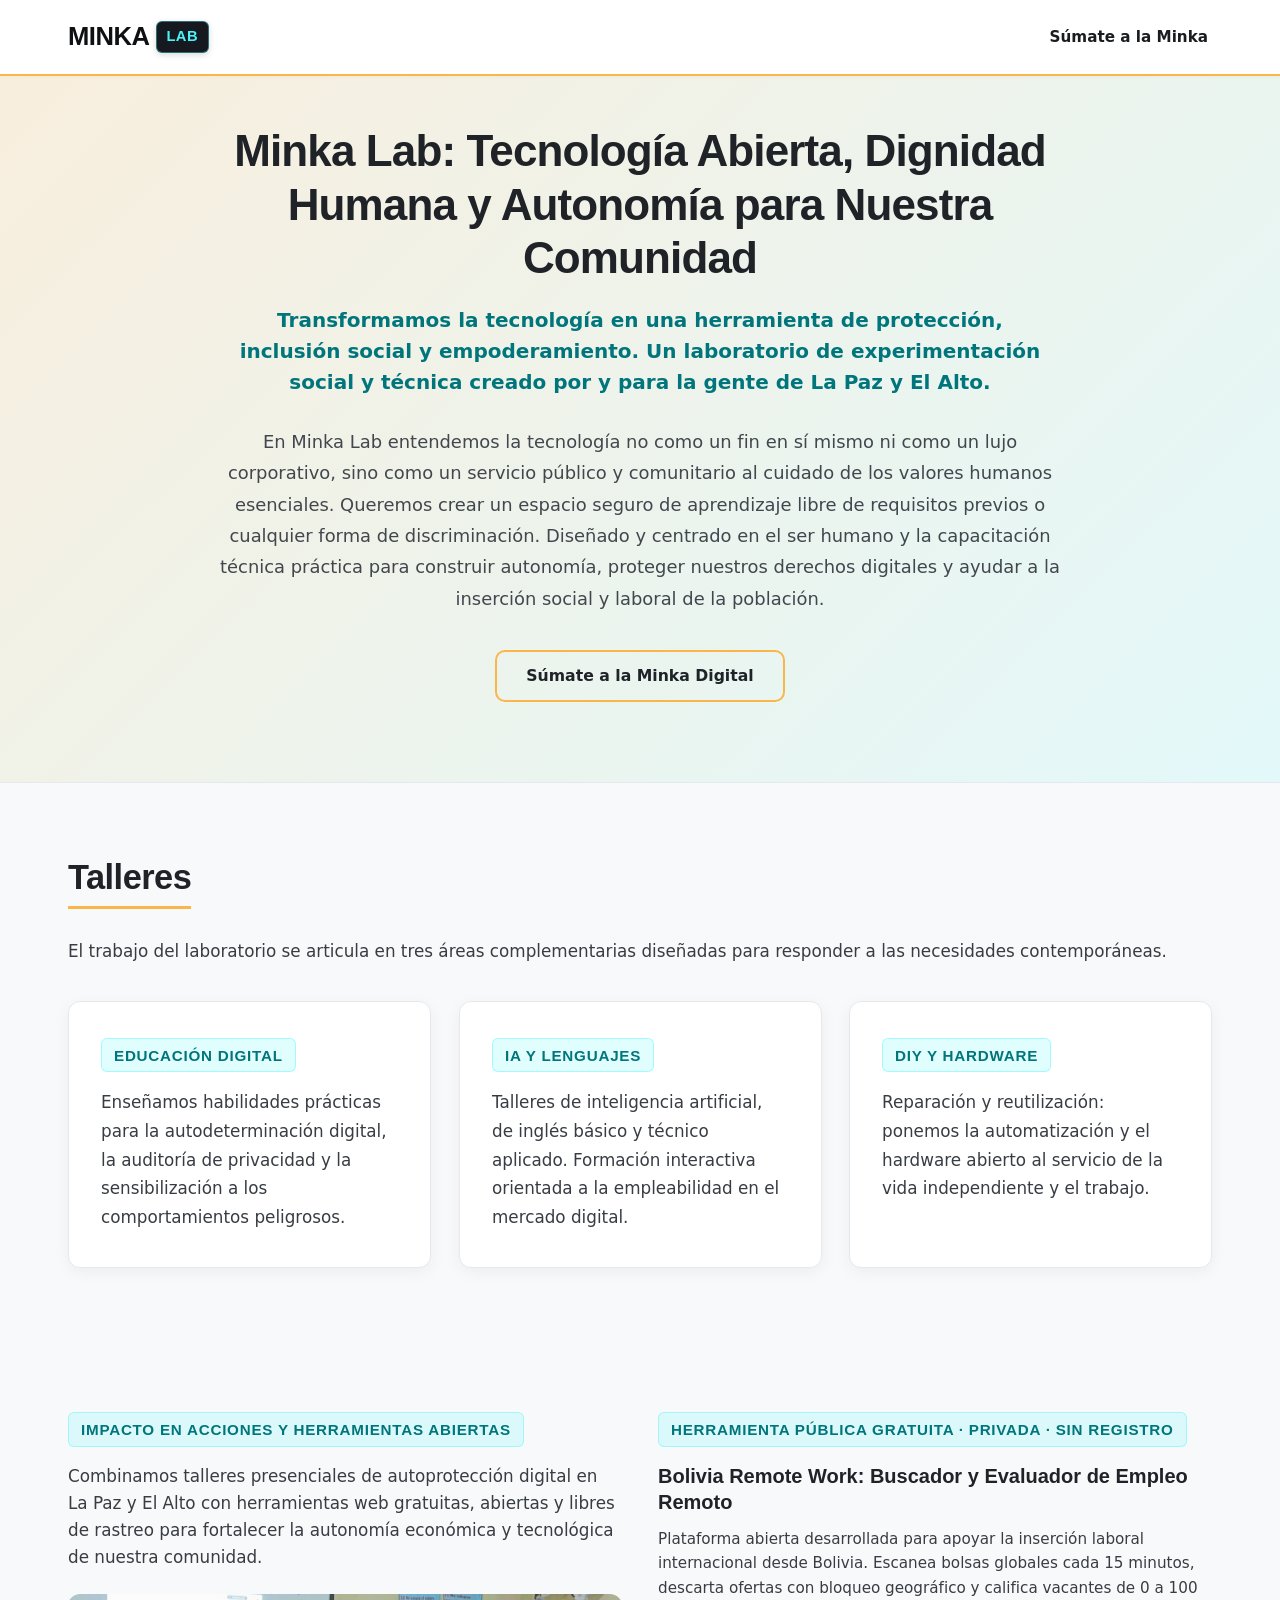
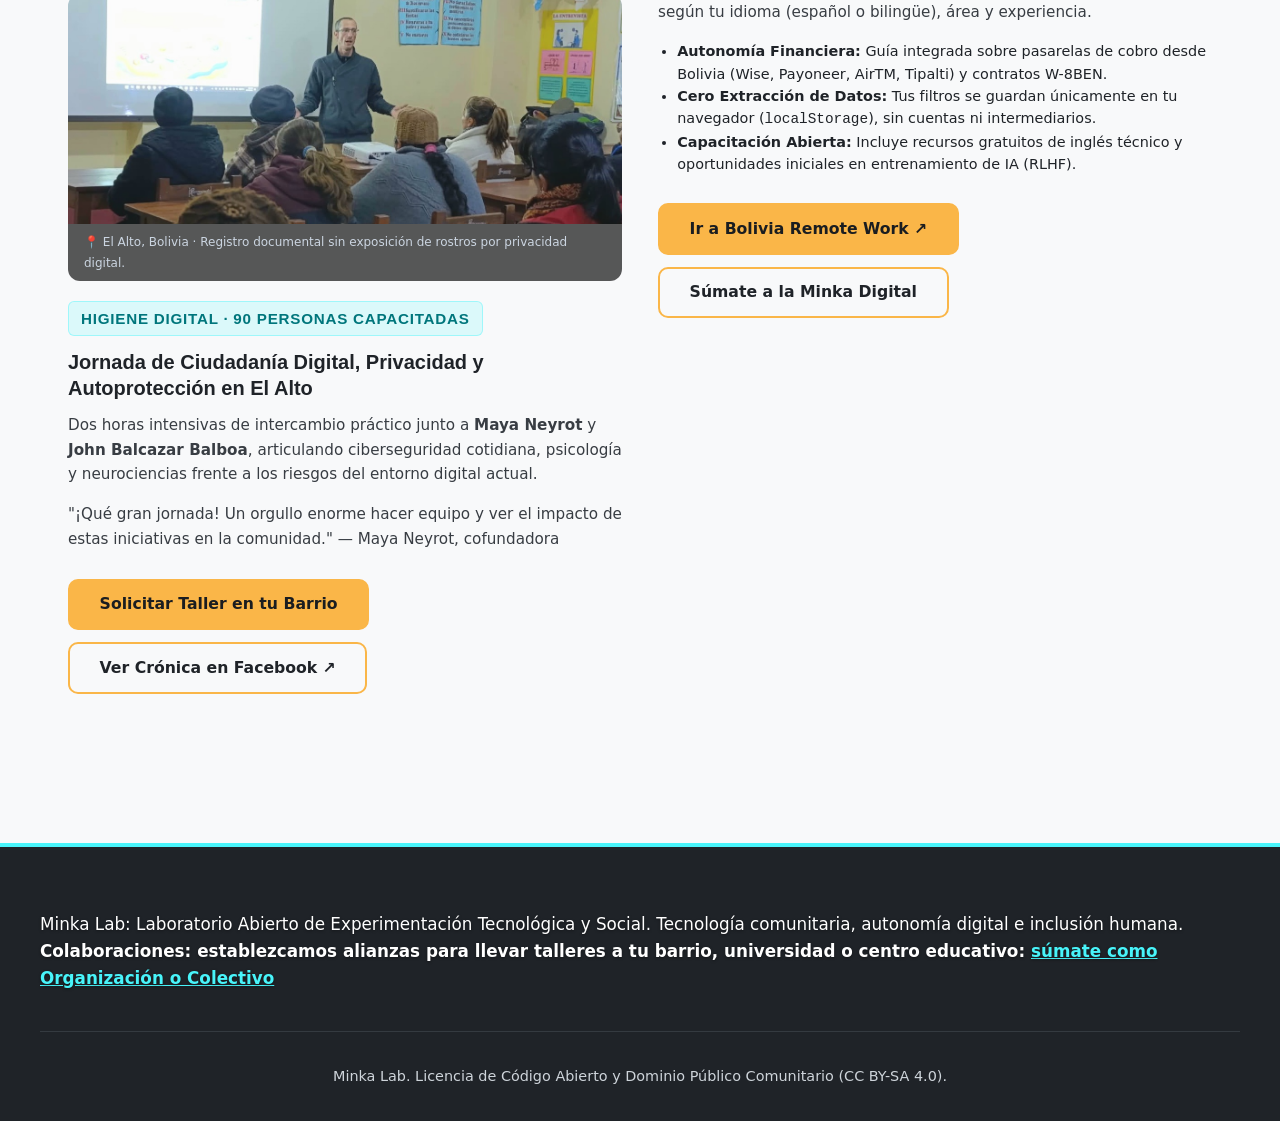
<file: index.html>
<!DOCTYPE html>
<html lang="es">
<head>
  <meta charset="UTF-8">
  <meta name="viewport" content="width=device-width, initial-scale=1.0">
  <title>Minka Lab</title>
  <meta name="description" content="Laboratorio abierto de experimentación tecnológica y social en La Paz y El Alto, Bolivia.">
  <!-- Favicons & WebApp Icons -->
  <link rel="icon" type="image/svg+xml" href="favicon.svg">
  <link rel="shortcut icon" href="favicon.ico">
  <meta name="theme-color" content="#fab648">
  <link rel="stylesheet" href="assets/css/styles.css">
</head>
<body>

  <!-- HEADER & NAVIGATION -->
  <header>
    <div class="nav-container">
      <div class="logo">
        <a href="index.html">MINKA<span>LAB</span></a>
      </div>
      <button class="mobile-toggle" aria-label="Abrir menú de navegación">☰</button>
      <nav>
        <ul>
          <li><a href="sumate.html">Súmate a la Minka</a></li>
        </ul>
      </nav>
    </div>
  </header>

  <!-- PAGE BODY -->
  
  <!-- HERO SECTION -->
  <section class="hero" style="padding-top: clamp(1.75rem, 4.5vw, 3rem);">
    <div class="hero-inner">
      <h1>Minka Lab: Tecnología Abierta, Dignidad Humana y Autonomía para Nuestra Comunidad</h1>
      <p class="subtitle">Transformamos la tecnología en una herramienta de protección, inclusión social y empoderamiento. Un laboratorio de experimentación social y técnica creado por y para la gente de La Paz y El Alto.</p>
      <p>En Minka Lab entendemos la tecnología no como un fin en sí mismo ni como un lujo corporativo, sino como un servicio público y comunitario al cuidado de los valores humanos esenciales. Queremos crear un espacio seguro de aprendizaje libre de requisitos previos o cualquier forma de discriminación. Diseñado y centrado en el ser humano y la capacitación técnica práctica para construir autonomía, proteger nuestros derechos digitales y ayudar a la inserción social y laboral de la población.</p>
      <div class="cta-group">
        
        <a href="sumate.html" class="btn btn-secondary">Súmate a la Minka Digital</a>
      </div>
    </div>
  </section>

  <!-- TALLERES SUMMARY -->
  <section class="section">
    <h2 class="section-title">Talleres</h2>
    <p>El trabajo del laboratorio se articula en tres áreas complementarias diseñadas para responder a las necesidades contemporáneas.</p >
    <div class="grid-4">
      <div class="card">
        <h3 class="card-tag">Educación Digital</h3>
        <p>Enseñamos habilidades prácticas para la autodeterminación digital, la auditoría de privacidad y la sensibilización a los comportamientos peligrosos.</p>
      </div>
      <div class="card">
        <h3 class="card-tag">IA y Lenguajes</h3>
        <p>Talleres de inteligencia artificial, de inglés básico y técnico aplicado. Formación interactiva orientada a la empleabilidad en el mercado digital.</p>
      </div>
      <div class="card">
        <h3 class="card-tag">DIY y Hardware</h3>
        <p>Reparación y reutilización: ponemos la automatización y el hardware abierto al servicio de la vida independiente y el trabajo.</p>
      </div>
    </div>
  </section>

  <!-- IMPACTO Y HERRAMIENTAS -->
  <section id="impacto-y-herramientas" class="section">
    <div class="grid-2" style="align-items: start; margin-top: 0;">
      
      <!-- Card 1: Impacto en Territorio / El Alto Workshop -->
      <article style="display: flex; flex-direction: column;">
        <div>
          <h3 class="card-tag">Impacto en Acciones y Herramientas Abiertas</h3>
          <p style="line-height: 1.6; margin-bottom: 1.5rem;">
            Combinamos talleres presenciales de autoprotección digital en La Paz y El Alto con herramientas web gratuitas, abiertas y libres de rastreo para fortalecer la autonomía económica y tecnológica de nuestra comunidad.
          </p>
        </div>

        <figure style="margin: 0 0 1.25rem; border-radius: 12px; overflow: hidden;">
          <img 
            src="taller-el-alto-oct2026.jpg" 
            alt="Taller de ciudadanía digital, privacidad y autoprotección en El Alto para 90 participantes" 
            style="width: 100%; height: 230px; object-fit: cover; display: block;"
          />
          <figcaption style="font-size: 0.75rem; padding: 0.5rem 1rem; background: rgba(0,0,0,0.65); color: #cbd5e1;">
            📍 El Alto, Bolivia · Registro documental sin exposición de rostros por privacidad digital.
          </figcaption>
        </figure>

        <div style="display: flex; flex-direction: column; flex-grow: 1;">
          <div style="display: flex; flex-wrap: wrap; align-items: center; gap: 0.5rem; margin-bottom: 0.85rem;">
            <h3 class="card-tag" style="margin-bottom: 0;">Higiene Digital · 90 Personas Capacitadas</h3>
          
          </div>

          <h3 style="font-size: 1.25rem; margin: 0 0 0.75rem;">
            Jornada de Ciudadanía Digital, Privacidad y Autoprotección en El Alto
          </h3>

          <p style="font-size: 0.95rem; line-height: 1.6; margin-bottom: 1rem;">
            Dos horas intensivas de intercambio práctico junto a <strong>Maya Neyrot</strong> y <strong>John Balcazar Balboa</strong>, articulando ciberseguridad cotidiana, psicología y neurociencias frente a los riesgos del entorno digital actual.
          </p>

          <p style="font-size: 0.95rem; line-height: 1.6; margin-bottom: 1.25rem;">
            "¡Qué gran jornada! Un orgullo enorme hacer equipo y ver el impacto de estas iniciativas en la comunidad." — Maya Neyrot, cofundadora
          </p>

          <div class="action-group">
            <a href="sumate.html" class="btn btn-primary">
              Solicitar Taller en tu Barrio
            </a>
            <a href="https://www.facebook.com/thomas.mathieu.simon/posts/pfbid0kYG2fEAGXDEDBQ5VUewmRYvdbvNQkcEnrqfDZPiAkhL3SXPsyd6uczEtiEfhDfdgl" target="_blank" rel="noopener noreferrer" class="btn btn-secondary">
              Ver Crónica en Facebook ↗
            </a>
          </div>
        </div>
      </article>

      <!-- Card 2: Bolivia Remote Work (boliviaremote.work) Integration -->
      <article style="display: flex; flex-direction: column;">
        <div>
          <h3 class="card-tag">Herramienta Pública Gratuita · Privada · Sin Registro</h3>
        </div>

        <h3 style="font-size: 1.25rem; margin: 0 0 0.75rem;">
          Bolivia Remote Work: Buscador y Evaluador de Empleo Remoto
        </h3>

        <p style="font-size: 0.95rem; line-height: 1.6; margin-bottom: 1rem;">
          Plataforma abierta desarrollada para apoyar la inserción laboral internacional desde Bolivia. Escanea bolsas globales cada 15 minutos, descarta ofertas con bloqueo geográfico y califica vacantes de 0 a 100 según tu idioma (español o bilingüe), área y experiencia.
        </p>

        <ul style="font-size: 0.9rem; line-height: 1.55; padding-left: 1.2rem; margin: 0 0 1.25rem;">
          <li><strong>Autonomía Financiera:</strong> Guía integrada sobre pasarelas de cobro desde Bolivia (Wise, Payoneer, AirTM, Tipalti) y contratos W-8BEN.</li>
          <li><strong>Cero Extracción de Datos:</strong> Tus filtros se guardan únicamente en tu navegador (<code>localStorage</code>), sin cuentas ni intermediarios.</li>
          <li><strong>Capacitación Abierta:</strong> Incluye recursos gratuitos de inglés técnico y oportunidades iniciales en entrenamiento de IA (RLHF).</li>
        </ul>

        <div class="action-group">
          <a href="https://boliviaremote.work" target="_blank" rel="noopener noreferrer" class="btn btn-primary">
            Ir a Bolivia Remote Work ↗
          </a>
          <a href="sumate.html" class="btn btn-secondary">
            Súmate a la Minka Digital
          </a>
        </div>
      </article>

    </div>
  </section>


  <!-- FOOTER -->
   <footer>
    <div class="footer-inner">
      <div class="footer-col">
        <p>Minka Lab: Laboratorio Abierto de Experimentación Tecnológica y Social. Tecnología comunitaria, autonomía digital e inclusión humana.<br>
        <b>Colaboraciones: establezcamos alianzas para llevar talleres a tu barrio, universidad o centro educativo: <a href="sumate.html">súmate como Organización o Colectivo</b></a></p>
      </div>
    </div>
    <div class="footer-bottom">
      <p>Minka Lab. Licencia de Código Abierto y Dominio Público Comunitario (CC BY-SA 4.0).</p>
  
    </div>
  </footer>

  <script src="assets/js/main.js"></script>
</body>
</html>
</file>
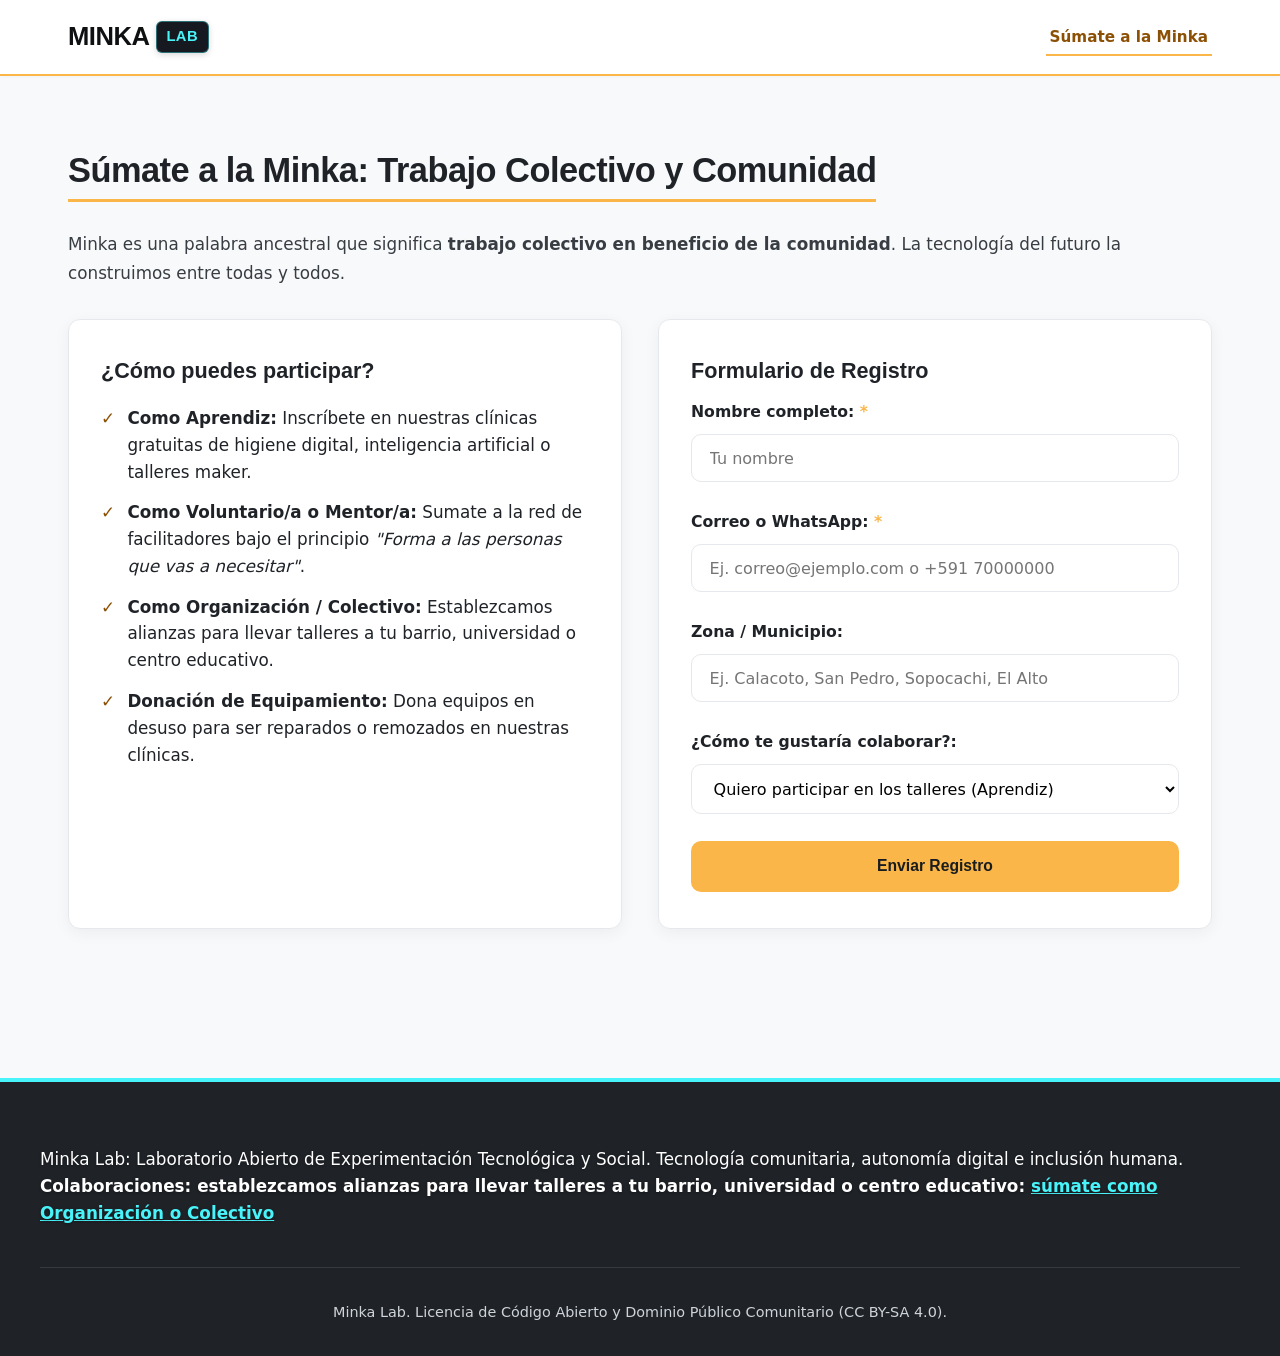
<file: sumate.html>
<!DOCTYPE html>
<html lang="es">
<head>
  <meta charset="UTF-8">
  <meta name="viewport" content="width=device-width, initial-scale=1.0">
  <title>Voluntariado — Minka Lab</title>
  <meta name="description" content="Laboratorio abierto de experimentación tecnológica y social en La Paz y El Alto, Bolivia.">
  <!-- Favicons & WebApp Icons -->
  <link rel="icon" type="image/svg+xml" href="favicon.svg">
  <link rel="shortcut icon" href="favicon.ico">
  <meta name="theme-color" content="#fab648">
  <link rel="stylesheet" href="assets/css/styles.css">
</head>
<body>

  <!-- HEADER & NAVIGATION -->
  <header>
    <div class="nav-container">
      <div class="logo">
        <a href="index.html">MINKA<span>LAB</span></a>
      </div>
      <button class="mobile-toggle" aria-label="Abrir menú de navegación">☰</button>
      <nav>
        <ul>
          <li><a href="sumate.html" class="active">Súmate a la Minka</a></li>
        </ul>
      </nav>
    </div>
  </header>

  <!-- PAGE BODY -->
  
  <section class="section">
    <h2 class="section-title">Súmate a la Minka: Trabajo Colectivo y Comunidad</h2>
    <p>Minka es una palabra ancestral que significa <strong>trabajo colectivo en beneficio de la comunidad</strong>. La tecnología del futuro la construimos entre todas y todos.</p>

    <div class="grid-2" style="margin-top: 2rem;">
      <div class="card">
        <h3>¿Cómo puedes participar?</h3>
        <ul class="feature-list">
          <li><strong>Como Aprendiz:</strong> Inscríbete en nuestras clínicas gratuitas de higiene digital, inteligencia artificial o talleres maker.</li>
          <li><strong>Como Voluntario/a o Mentor/a:</strong> Sumate a la red de facilitadores bajo el principio <em>"Forma a las personas que vas a necesitar"</em>.</li>
          <li><strong>Como Organización / Colectivo:</strong> Establezcamos alianzas para llevar talleres a tu barrio, universidad o centro educativo.</li>
          <li><strong>Donación de Equipamiento:</strong> Dona equipos en desuso para ser reparados o remozados en nuestras clínicas.</li>
        </ul>
      </div>

      <div class="card">
        <h3>Formulario de Registro</h3>
        <div id="form-status" aria-live="polite"></div>
        <form id="registro-form" novalidate>
          <!-- Honeypot anti-spam (invisible para visitantes, trampa para bots) -->
          <div style="position: absolute; left: -9999px; opacity: 0; pointer-events: none;" aria-hidden="true">
            <label for="website_url_trap">Deja este campo vacío</label>
            <input type="text" id="website_url_trap" name="website_url_trap" tabindex="-1" autocomplete="off">
          </div>

          <div class="form-group">
            <label for="nombre">Nombre completo: <span style="color: var(--color-primary);">*</span></label>
            <input type="text" id="nombre" name="nombre" class="form-control" placeholder="Tu nombre" required>
          </div>
          <div class="form-group">
            <label for="contacto">Correo o WhatsApp: <span style="color: var(--color-primary);">*</span></label>
            <input type="text" id="contacto" name="contacto" class="form-control" placeholder="Ej. correo@ejemplo.com o +591 70000000" required>
          </div>
          <div class="form-group">
            <label for="ubicacion">Zona / Municipio:</label>
            <input type="text" id="ubicacion" name="ubicacion" class="form-control" placeholder="Ej. Calacoto, San Pedro, Sopocachi, El Alto">
          </div>
          <div class="form-group">
            <label for="rol">¿Cómo te gustaría colaborar?:</label>
            <select id="rol" name="rol" class="form-control">
              <option value="Quiero participar en los talleres (Aprendiz)">Quiero participar en los talleres (Aprendiz)</option>
              <option value="Quiero ser voluntario/a / mentor/a">Quiero ser voluntario/a / mentor/a</option>
              <option value="Represento a un barrio u organización">Represento a un barrio u organización</option>
              <option value="Quiero donar equipamiento">Quiero donar equipamiento</option>
            </select>
          </div>
          <button type="submit" id="submit-btn" class="btn btn-primary" style="width: 100%;">Enviar Registro</button>
        </form>
      </div>
    </div>
  </section>


  <!-- FOOTER -->
  <footer>
    <div class="footer-inner">
      <div class="footer-col">
        <p>Minka Lab: Laboratorio Abierto de Experimentación Tecnológica y Social. Tecnología comunitaria, autonomía digital e inclusión humana.<br>
        <b>Colaboraciones: establezcamos alianzas para llevar talleres a tu barrio, universidad o centro educativo: <a href="sumate.html">súmate como Organización o Colectivo</b></a></p>
      </div>
    </div>
    <div class="footer-bottom">
      <p>Minka Lab. Licencia de Código Abierto y Dominio Público Comunitario (CC BY-SA 4.0).</p>
  
    </div>
  </footer>

  <script src="assets/js/main.js"></script>
</body>
</html>
</file>
<file: assets/css/styles.css>
/* ==========================================================================
   MINKA LAB INITIATIVE — DESIGN SYSTEM & STYLESHEET
   Inspirado en la identidad territorial de La Paz y El Alto
   Accesibilidad: WCAG AAA Compliant
   ========================================================================== */

:root {
  --color-primary: #fab648;          /* Naranja Cálido */
  --color-primary-hover: #e29f34;
  --color-primary-dark: #8c5005;     /* Tono oscuro para máxima legibilidad en texto sobre fondos claros */
  --color-secondary: #48f4fa;        /* Azul Cian Eléctrico */
  --color-secondary-hover: #21d6dc;
  --color-secondary-dark: #00767c;   /* Tono oscuro para texto y subtítulos sobre fondos claros */
  --color-dark: #1F2328;             /* Carbón Profundo */
  --color-light: #F8F9FA;            /* Blanco Hueso */
  --color-card-bg: #FFFFFF;
  --color-border: #E5E8EC;
  --color-accent: #fab648;           /* Acento Naranja */
  --font-main: 'Segoe UI', system-ui, -apple-system, sans-serif;
  --font-heading: 'Outfit', 'Segoe UI', sans-serif;
  --max-width: 1200px;
  --border-radius: 10px;
  --box-shadow: 0 4px 16px rgba(0, 0, 0, 0.05);
}

html {
  scroll-behavior: smooth;
  scroll-padding-top: 84px;
  overflow-x: clip;
}

* {
  box-sizing: border-box;
  margin: 0;
  padding: 0;
}

body {
  font-family: var(--font-main);
  background-color: var(--color-light);
  color: var(--color-dark);
  line-height: 1.7;
  font-size: 1.05rem;
  overflow-x: clip;
  overflow-wrap: break-word;
  -webkit-font-smoothing: antialiased;
  -moz-osx-font-smoothing: grayscale;
}

img, svg, video {
  max-width: 100%;
  height: auto;
}

p {
  margin-bottom: 1.35rem;
  color: #383D43;
}

p:last-child {
  margin-bottom: 0;
}

h1, h2, h3, h4 {
  font-family: var(--font-heading);
  color: var(--color-dark);
  line-height: 1.3;
  font-weight: 700;
}

/* ==========================================================================
   Header & Navigation
   ========================================================================== */
header {
  border-bottom: 2px solid var(--color-primary);
  position: sticky;
  top: 0;
  z-index: 1000;
  box-shadow: 0 1px 4px rgba(0, 0, 0, 0.03);
  transition: box-shadow 0.35s cubic-bezier(0.16, 1, 0.3, 1),
              border-color 0.35s ease;
}

header::before {
  content: "";
  position: absolute;
  inset: 0;
  background-color: rgba(255, 255, 255, 0.96);
  z-index: -1;
  pointer-events: none;
  transition: background-color 0.35s cubic-bezier(0.16, 1, 0.3, 1),
              backdrop-filter 0.35s cubic-bezier(0.16, 1, 0.3, 1);
}

/* Estado al desplazarse o abrir menú: 50% de transparencia con alto contraste */
header.scrolled,
header.menu-open {
  border-bottom-color: rgba(250, 182, 72, 0.85);
  box-shadow: 0 4px 24px rgba(0, 0, 0, 0.08);
}

header.scrolled::before,
header.menu-open::before {
  background-color: rgba(255, 255, 255, 0.50);
  backdrop-filter: blur(20px) saturate(190%);
  -webkit-backdrop-filter: blur(20px) saturate(190%);
}

.nav-container {
  max-width: var(--max-width);
  width: 100%;
  margin: 0 auto;
  display: flex;
  justify-content: space-between;
  align-items: center;
  gap: 1rem;
  padding: 0.95rem 1.75rem;
}

.logo a {
  font-family: var(--font-heading);
  font-size: clamp(1.35rem, 4vw, 1.6rem);
  font-weight: 800;
  color: #0E1012;
  text-decoration: none;
  display: flex;
  align-items: center;
  gap: 0.4rem;
  letter-spacing: -0.5px;
  white-space: nowrap;
  transition: opacity 0.2s ease;
}

.logo a:hover {
  opacity: 0.9;
}

header.scrolled .logo a,
header.menu-open .logo a {
  color: #0A0C0E;
  text-shadow: 0 1px 2px rgba(255, 255, 255, 0.95);
}

.logo span {
  background-color: #16191F;
  color: var(--color-secondary);
  font-size: clamp(0.8rem, 2.5vw, 0.92rem);
  font-weight: 800;
  padding: 0.18rem 0.6rem;
  border-radius: 6px;
  letter-spacing: 0.5px;
  border: 1px solid rgba(72, 244, 250, 0.4);
  box-shadow: 0 2px 6px rgba(0, 0, 0, 0.15);
}

nav {
  margin-left: auto;
}

nav ul {
  display: flex;
  flex-wrap: wrap;
  align-items: center;
  list-style: none;
  gap: 0.75rem 1.65rem;
}

nav a {
  text-decoration: none;
  color: #1A1D20;
  font-weight: 600;
  font-size: 0.95rem;
  white-space: nowrap;
  transition: color 0.2s ease, border-color 0.2s ease, text-shadow 0.2s ease;
  padding: 0.45rem 0.25rem;
  border-bottom: 2px solid transparent;
}

header.scrolled nav a,
header.menu-open nav a {
  color: #0A0C0E;
  font-weight: 700;
  text-shadow: 0 1px 2px rgba(255, 255, 255, 0.9);
}

nav a:hover, nav a.active {
  color: var(--color-primary-dark);
  border-bottom: 2px solid var(--color-primary);
}

header.scrolled nav a:hover,
header.scrolled nav a.active,
header.menu-open nav a:hover,
header.menu-open nav a.active {
  color: var(--color-primary-dark);
  border-bottom: 2px solid var(--color-primary);
  text-shadow: none;
}

.mobile-toggle {
  display: none;
  background: none;
  border: none;
  font-size: 1.8rem;
  line-height: 1;
  color: var(--color-dark);
  cursor: pointer;
  padding: 0.35rem 0.5rem;
  margin-left: auto;
  border-radius: 6px;
}

/* ==========================================================================
   Hero Section
   ========================================================================== */
.hero {
  background: linear-gradient(135deg, rgba(250, 182, 72, 0.16) 0%, rgba(72, 244, 250, 0.12) 100%);
  padding: clamp(1.75rem, 4.5vw, 3rem) clamp(1rem, 4vw, 1.75rem) clamp(2.75rem, 7vw, 5rem);
  border-bottom: 1px solid var(--color-border);
  text-align: center;
}

.hero-inner {
  max-width: 920px;
  margin: 0 auto;
}

.hero h1 {
  font-size: clamp(1.65rem, 4.5vw, 2.75rem);
  color: var(--color-dark);
  margin-bottom: 1.25rem;
  line-height: 1.22;
  letter-spacing: -0.02em;
}

.hero .subtitle {
  font-size: clamp(1.05rem, 2.5vw, 1.25rem);
  font-weight: 600;
  color: var(--color-secondary-dark);
  margin: 0 auto 1.75rem;
  line-height: 1.55;
  max-width: 820px;
}

.hero p {
  font-size: clamp(0.98rem, 2vw, 1.12rem);
  line-height: 1.75;
  margin: 0 auto 2.25rem;
  color: #42474E;
  max-width: 840px;
}

.cta-group {
  display: flex;
  justify-content: center;
  align-items: center;
  gap: 1rem;
  flex-wrap: wrap;
  margin-top: 0.5rem;
}

/* ==========================================================================
   Buttons
   ========================================================================== */
.btn {
  display: inline-flex;
  align-items: center;
  justify-content: center;
  text-align: center;
  max-width: 100%;
  padding: 0.85rem 1.85rem;
  font-weight: 700;
  font-size: 0.98rem;
  border-radius: var(--border-radius);
  text-decoration: none;
  transition: transform 0.25s cubic-bezier(0.16, 1, 0.3, 1),
              background-color 0.25s ease,
              border-color 0.25s ease,
              box-shadow 0.25s ease,
              color 0.25s ease;
  cursor: pointer;
  line-height: 1.3;
}

.btn-primary {
  background-color: var(--color-primary);
  color: #1A1D20;
  border: 2px solid var(--color-primary);
}

.btn-primary:hover {
  background-color: var(--color-primary-hover);
  border-color: var(--color-primary-hover);
  color: #1A1D20;
  transform: translateY(-2px);
  box-shadow: 0 6px 18px rgba(250, 182, 72, 0.35);
}

.btn-primary:active {
  transform: translateY(0);
}

.btn-secondary {
  background-color: transparent;
  color: var(--color-dark);
  border: 2px solid var(--color-primary);
}

.btn-secondary:hover {
  background-color: var(--color-secondary);
  color: #1A1D20;
  border-color: var(--color-secondary);
  transform: translateY(-2px);
  box-shadow: 0 6px 18px rgba(72, 244, 250, 0.3);
}

.btn-secondary:active {
  transform: translateY(0);
}

/* ==========================================================================
   Sections & Layout
   ========================================================================== */
.section {
  padding: clamp(2.75rem, 6vw, 4.5rem) clamp(1rem, 4vw, 1.75rem);
  max-width: var(--max-width);
  width: 100%;
  margin: 0 auto;
}

.section-title {
  font-family: var(--font-heading);
  font-size: clamp(1.5rem, 3.5vw, 2.15rem);
  color: var(--color-dark);
  margin-bottom: 1.75rem;
  border-bottom: 3.5px solid var(--color-primary);
  display: inline-block;
  max-width: 100%;
  padding-bottom: 0.4rem;
  letter-spacing: -0.015em;
}

.quote-box {
  background-color: #FFFFFF;
  border-left: 5px solid var(--color-primary);
  padding: clamp(1.25rem, 3.5vw, 1.75rem) clamp(1.25rem, 4vw, 2rem);
  margin: 2.25rem 0;
  font-style: italic;
  font-size: clamp(1.05rem, 2.5vw, 1.2rem);
  line-height: 1.65;
  color: #2D3136;
  box-shadow: 0 4px 16px rgba(0, 0, 0, 0.05);
  border-radius: 0 12px 12px 0;
}

/* ==========================================================================
   Cards & Grid Layout
   ========================================================================== */
.grid-2 {
  display: grid;
  grid-template-columns: repeat(auto-fit, minmax(min(100%, 320px), 1fr));
  gap: clamp(1.5rem, 3.5vw, 2.25rem);
  margin-top: 2.25rem;
}

.grid-4 {
  display: grid;
  grid-template-columns: repeat(auto-fit, minmax(min(100%, 260px), 1fr));
  gap: clamp(1.25rem, 3vw, 1.75rem);
  margin-top: 2.25rem;
}

.grid-2 > *,
.grid-4 > * {
  min-width: 0;
}

.card {
  background-color: var(--color-card-bg);
  border: 1px solid var(--color-border);
  border-radius: 12px;
  padding: clamp(1.35rem, 4vw, 2.25rem) clamp(1.15rem, 3.5vw, 2rem);
  min-width: 0;
  box-shadow: var(--box-shadow);
  transition: transform 0.3s cubic-bezier(0.16, 1, 0.3, 1),
              box-shadow 0.3s cubic-bezier(0.16, 1, 0.3, 1),
              border-color 0.3s ease;
}

.card:hover {
  transform: translateY(-5px);
  box-shadow: 0 12px 30px rgba(0, 0, 0, 0.08);
  border-color: rgba(250, 182, 72, 0.45);
}

.card h2 {
  font-size: clamp(1.3rem, 3vw, 1.55rem);
  margin-bottom: 1rem;
  line-height: 1.3;
}

.card h3 {
  font-size: clamp(1.15rem, 2.6vw, 1.35rem);
  color: var(--color-dark);
  margin-bottom: 0.85rem;
  line-height: 1.35;
}

.card p {
  margin-bottom: 1.15rem;
}

.card p:last-child {
  margin-bottom: 0;
}

.card-tag,
.card h2.card-tag,
.card h3.card-tag {
  display: inline-block;
  max-width: 100%;
  background-color: rgba(72, 244, 250, 0.16);
  color: var(--color-secondary-dark);
  font-family: var(--font-heading);
  font-size: clamp(0.82rem, 2.2vw, 0.95rem);
  font-weight: 700;
  padding: 0.35rem 0.75rem;
  border-radius: 6px;
  margin-bottom: 1rem;
  text-transform: uppercase;
  letter-spacing: 0.05em;
  border: 1px solid rgba(72, 244, 250, 0.4);
  line-height: 1.4;
}

.feature-list {
  list-style: none;
  margin-top: 1.25rem;
}

.feature-list li {
  position: relative;
  padding-left: 1.65rem;
  margin-bottom: 0.85rem;
  line-height: 1.6;
}

.feature-list li:last-child {
  margin-bottom: 0;
}

.feature-list li::before {
  content: "✓";
  position: absolute;
  left: 0;
  color: var(--color-primary-dark);
  font-weight: bold;
}

/* ==========================================================================
   Diagram Box
   ========================================================================== */
.diagram-box {
  background-color: #1E2229;
  color: var(--color-secondary);
  font-family: 'Courier New', Courier, monospace;
  padding: 1.65rem;
  border-radius: 12px;
  overflow-x: auto;
  margin: 2.25rem 0;
  white-space: pre;
  font-size: 0.9rem;
  line-height: 1.45;
  border: 1px solid rgba(72, 244, 250, 0.25);
  box-shadow: 0 6px 20px rgba(0, 0, 0, 0.08);
}

/* ==========================================================================
   Forms & Inputs
   ========================================================================== */
.form-group {
  margin-bottom: 1.65rem;
}

.form-group label {
  display: block;
  font-weight: 600;
  margin-bottom: 0.55rem;
  color: var(--color-dark);
  font-size: 0.98rem;
}

.form-control {
  width: 100%;
  padding: 0.85rem 1.1rem;
  border: 1px solid var(--color-border);
  border-radius: var(--border-radius);
  font-size: 1rem;
  font-family: inherit;
  transition: border-color 0.2s ease, box-shadow 0.2s ease;
  background-color: #FFFFFF;
}

.form-control:focus {
  outline: none;
  border-color: var(--color-primary);
  box-shadow: 0 0 0 3px rgba(250, 182, 72, 0.28);
}

/* Alerts & Form Feedback */
.alert {
  padding: 1.15rem 1.35rem;
  border-radius: var(--border-radius);
  margin-bottom: 1.65rem;
  font-size: 0.95rem;
  line-height: 1.55;
}

.alert a {
  text-decoration: underline;
  font-weight: 600;
}

.alert-success {
  background-color: #E8F5E9;
  color: #1B5E20;
  border: 1px solid #A5D6A7;
}

.alert-success a {
  color: #1B5E20;
}

.alert-error {
  background-color: #FFEBEE;
  color: #B71C1C;
  border: 1px solid #FFCDD2;
}

.alert-error a {
  color: #B71C1C;
}

.btn:disabled {
  opacity: 0.65;
  cursor: not-allowed;
}

/* ==========================================================================
   Footer
   ========================================================================== */
footer {
  background-color: var(--color-dark);
  color: #FFFFFF;
  padding: clamp(2.75rem, 6vw, 4rem) clamp(1rem, 4vw, 1.75rem) 2rem;
  margin-top: clamp(3rem, 6vw, 5rem);
  border-top: 4px solid var(--color-secondary);
}

.footer-inner {
  max-width: var(--max-width);
  margin: 0 auto;
  display: flex;
  justify-content: space-between;
  flex-wrap: wrap;
  gap: 2rem 2.5rem;
  padding-bottom: 2.5rem;
  border-bottom: 1px solid #343A40;
}

.footer-col {
  flex: 1 1 200px;
  min-width: 0;
}

.footer-col:first-child {
  flex: 2 1 280px;
}

.footer-col h4 {
  color: var(--color-primary);
  margin-bottom: 1.2rem;
  font-size: 1.15rem;
}

.footer-col p, .footer-col li {
  font-size: 0.96rem;
  color: #E9ECEF;
  line-height: 1.65;
}

/* Frase principal institucional destacada y nítida */
.footer-col:first-child > p:first-of-type {
  color: #FFFFFF;
  font-size: 1.05rem;
  font-weight: 500;
  line-height: 1.6;
  text-shadow: 0 1px 3px rgba(0, 0, 0, 0.4);
}

.footer-col ul {
  list-style: none;
}

.footer-col ul li {
  margin-bottom: 0.65rem;
}

.footer-col a {
  color: #E9ECEF;
  text-decoration: none;
  transition: color 0.2s ease;
}

.footer-col a:hover {
  color: var(--color-secondary);
}

.footer-col p a {
  color: var(--color-secondary);
  text-decoration: underline;
}

.footer-col p a:hover {
  color: var(--color-primary);
}

.footer-bottom {
  max-width: var(--max-width);
  margin: 2rem auto 0;
  display: flex;
  flex-wrap: wrap;
  justify-content: center;
  align-items: center;
  gap: 0.4rem 1.5rem;
  text-align: center;
  font-size: 0.9rem;
  color: #CED4DA;
}

.footer-bottom p {
  color: #CED4DA;
  margin-bottom: 0;
}

.footer-bottom a {
  color: var(--color-secondary);
  text-decoration: none;
  transition: color 0.2s ease;
}

.footer-bottom a:hover {
  color: var(--color-primary);
  text-decoration: underline;
}

/* ==========================================================================
   Action Links & Secondary Card Buttons
   ========================================================================== */
.action-group {
  margin-top: auto;
  display: flex;
  flex-wrap: wrap;
  align-items: center;
  gap: 0.75rem;
  padding-top: 0.5rem;
}

.btn-outline-subtle {
  display: inline-flex;
  align-items: center;
  justify-content: center;
  text-align: center;
  max-width: 100%;
  padding: 0.75rem 1.15rem;
  border-radius: 8px;
  border: 1px solid var(--color-border);
  color: inherit;
  text-decoration: none;
  font-size: 0.92rem;
  font-weight: 600;
  line-height: 1.3;
  transition: background-color 0.2s ease, border-color 0.2s ease, transform 0.2s ease;
}

.btn-outline-subtle:hover {
  border-color: var(--color-primary);
  background-color: rgba(250, 182, 72, 0.1);
  transform: translateY(-1px);
}

/* ==========================================================================
   Subtle Scroll Reveal & Lightweight Animation
   ========================================================================== */
.reveal-on-scroll {
  opacity: 0;
  transform: translateY(20px);
  transition: opacity 0.65s cubic-bezier(0.16, 1, 0.3, 1),
              transform 0.65s cubic-bezier(0.16, 1, 0.3, 1);
  will-change: opacity, transform;
}

.reveal-on-scroll.is-revealed {
  opacity: 1;
  transform: translateY(0);
}

/* Staggered feel for sibling cards in grid */
.grid-2 > .reveal-on-scroll:nth-child(2),
.grid-4 > .reveal-on-scroll:nth-child(2) {
  transition-delay: 0.08s;
}

.grid-4 > .reveal-on-scroll:nth-child(3) {
  transition-delay: 0.16s;
}

.grid-4 > .reveal-on-scroll:nth-child(4) {
  transition-delay: 0.24s;
}

/* ==========================================================================
   Mobile Responsiveness & Accessibility
   ========================================================================== */
@media (max-width: 768px) {
  .nav-container {
    padding: 0.8rem 1.15rem;
  }
  
  .mobile-toggle {
    display: inline-flex;
    align-items: center;
    justify-content: center;
    margin-left: auto;
  }

  nav {
    position: absolute;
    top: 100%;
    left: 0;
    right: 0;
    margin-left: 0;
  }

  nav ul {
    display: none;
    flex-direction: column;
    align-items: flex-start;
    width: 100%;
    background-color: rgba(255, 255, 255, 0.50);
    backdrop-filter: blur(20px) saturate(190%);
    -webkit-backdrop-filter: blur(20px) saturate(190%);
    padding: 1.25rem 1.5rem;
    box-shadow: 0 8px 24px rgba(0, 0, 0, 0.12);
    border-bottom: 3px solid var(--color-primary);
    gap: 0.85rem;
  }

  nav ul.show {
    display: flex;
  }

  nav ul li {
    width: 100%;
  }

  nav a {
    display: block;
    width: 100%;
    color: #0A0C0E;
    font-weight: 700;
    text-shadow: 0 1px 2px rgba(255, 255, 255, 0.9);
  }

  .grid-2, .grid-4 {
    gap: 1.5rem;
    margin-top: 1.75rem;
  }

  .footer-col,
  .footer-col:first-child {
    flex: 1 1 100%;
  }
}

@media (max-width: 480px) {
  .cta-group {
    flex-direction: column;
    align-items: stretch;
  }

  .cta-group .btn,
  .action-group .btn,
  .action-group .btn-outline-subtle {
    width: 100%;
  }
}

/* Accessibility: User Motion Preferences */
@media (prefers-reduced-motion: reduce) {
  *, *::before, *::after {
    animation-duration: 0.01ms !important;
    animation-iteration-count: 1 !important;
    transition-duration: 0.01ms !important;
    scroll-behavior: auto !important;
  }

  .reveal-on-scroll {
    opacity: 1 !important;
    transform: none !important;
    transition: none !important;
  }
}
</file>
